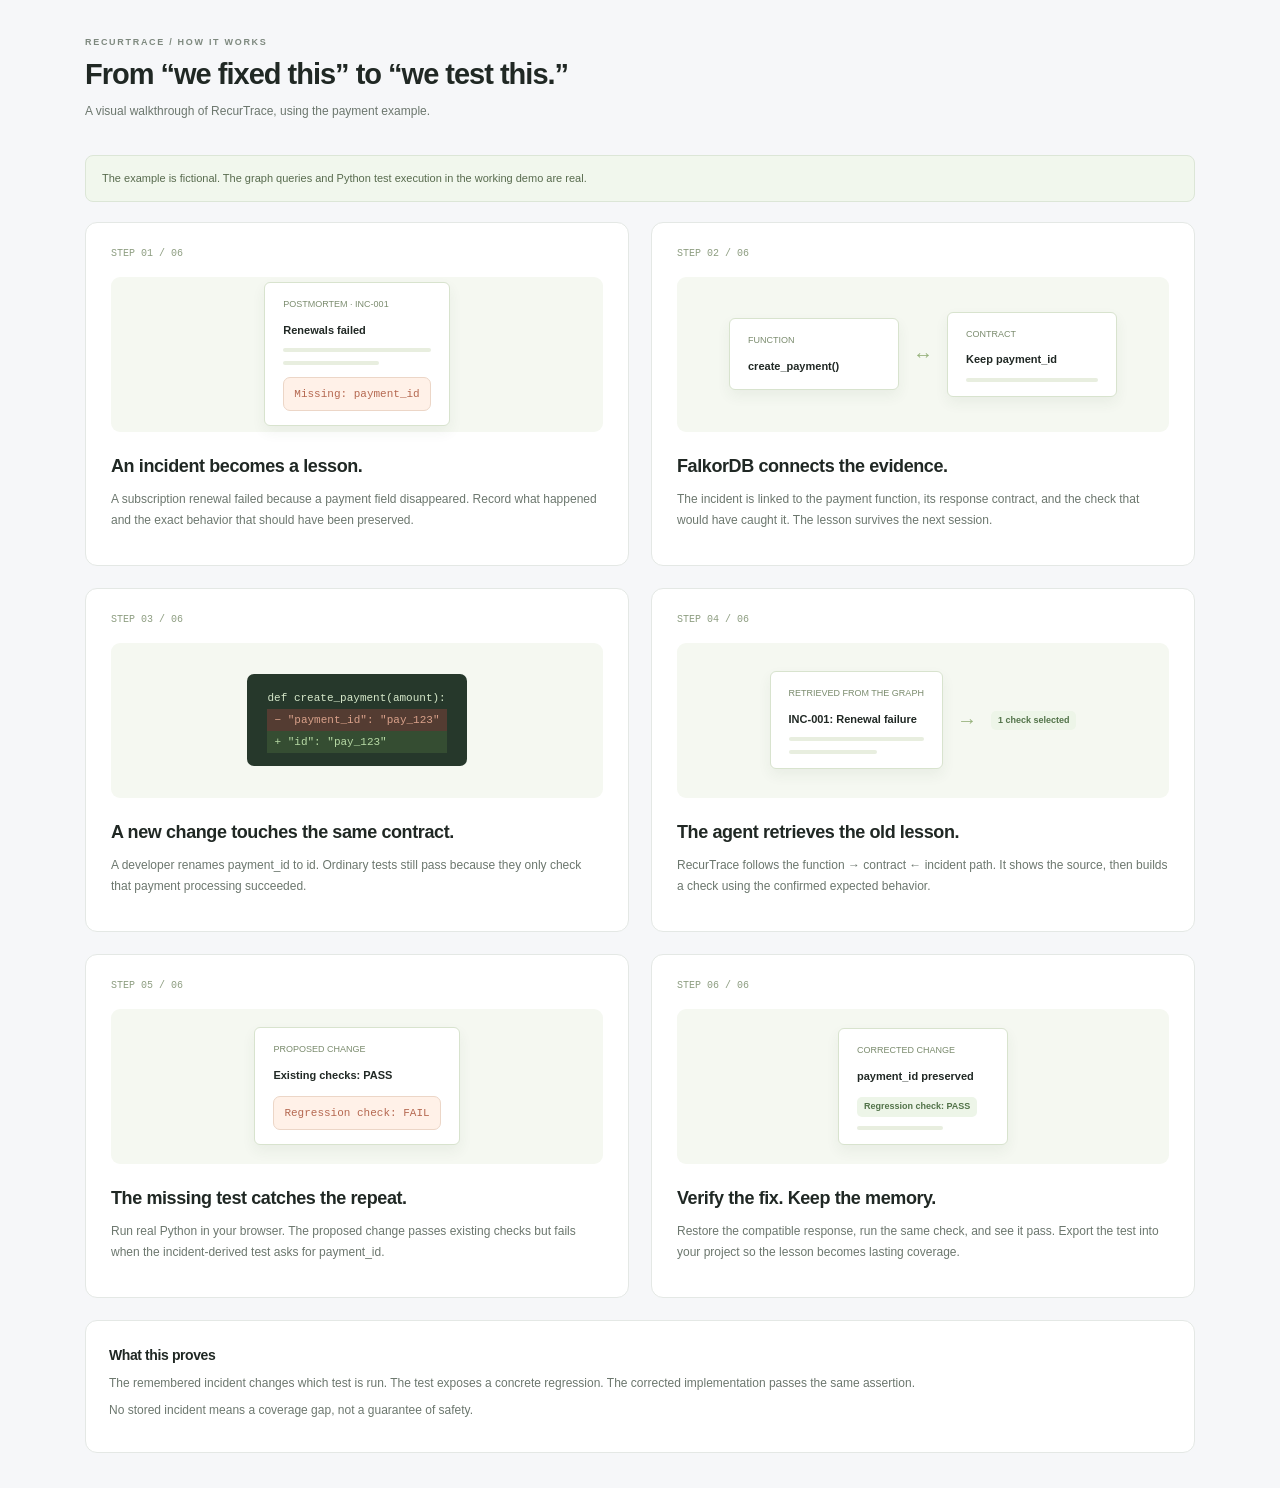
<file: docs/VISUAL-DEMO.html>
<!doctype html><html lang="en"><head><meta charset="utf-8"><meta name="viewport" content="width=device-width,initial-scale=1"><title>RecurTrace — Visual walkthrough</title><style>
.art-code{max-width:100%;overflow:auto}.trace-step{overflow-wrap:anywhere}.path-chip{overflow-wrap:anywhere}.tour-card{min-width:0}.tour-nav{flex-wrap:wrap}
@media(max-width:560px){.tour-art{flex-wrap:wrap!important;height:auto!important;min-height:160px}.art-code{font-size:9px!important}}
:root{--bg:#f6f7f9;--surface:#fff;--ink:#202824;--muted:#77817b;--line:#e4e8e5;--green:#327650;--green-soft:#eef6ec;--lime:#c7f29d;--dark:#1e3028;--red:#b94238;--red-soft:#fff1ee;--radius:12px;--mono:'Consolas','Courier New',monospace;font-family:'Recur Sans','Segoe UI',sans-serif;color:var(--ink);background:var(--bg);font-size:14px;line-height:1.6}
*{box-sizing:border-box}body{margin:0}a{color:inherit;text-decoration:none}button,input,textarea,select{font:inherit}button,a,input,textarea,select{outline-offset:4px}button{cursor:pointer}button:disabled{cursor:wait;opacity:.6}button:focus-visible,a:focus-visible{outline:2px solid var(--green)}.sidebar{width:244px;height:100dvh;position:fixed;background:#fff;border-right:1px solid var(--line);padding:31px 20px 20px;display:flex;flex-direction:column;z-index:10}.brand{display:flex;align-items:center;gap:10px;font-size:23px;font-weight:750;letter-spacing:-1px;padding:0 9px}.brand span{font-weight:450;margin-left:-10px}.workspace{display:flex;align-items:center;gap:10px;margin:33px 0 29px;padding:12px 10px;border:1px solid var(--line);border-radius:9px;font-size:12px;font-weight:600}.workspace small,.profile small{display:block;color:var(--muted);font-size:10px;font-weight:400}.workspace-icon{height:29px;width:29px;border-radius:7px;background:#edf1ed;display:grid;place-items:center}.subtle{margin-left:auto;color:var(--muted)}.nav-label{font-size:9px;letter-spacing:1.6px;font-weight:700;color:#929b95;margin:0 12px 10px}nav{display:grid;gap:5px}nav a{padding:10px 12px;display:flex;align-items:center;gap:11px;border-radius:7px;color:#626d66;font-size:12px;font-weight:500}nav a:hover{background:#f6f8f5}nav a.active{color:#245737;background:#ecf4e8;font-weight:650}.nav-icon{width:17px;font-size:18px;line-height:1;text-align:center}.nav-pill{font-size:8px;border:1px solid #d9e4d5;border-radius:4px;letter-spacing:.5px;padding:0 4px;margin-left:auto;color:#66845c}.count{font-size:10px;background:#e5ecdf;padding:0 6px;border-radius:4px;margin-left:auto}.learn-label{margin-top:36px}.sidebar-bottom{margin-top:auto;padding:20px 9px 0}.graph-status{font-size:11px;display:flex;align-items:center;gap:7px}.status-dot{width:6px;height:6px;background:#b9bdba;border-radius:50%;display:inline-block}.status-dot.online{background:#62a566;box-shadow:0 0 0 3px #edf6e8}.status-dot.offline{background:var(--red)}.sidebar-bottom>small{font-size:10px;color:var(--muted);padding-left:13px}.profile{display:flex;align-items:center;gap:10px;margin-top:20px;border-top:1px solid var(--line);padding-top:20px;font-size:11px}.avatar{width:31px;height:31px;display:grid;place-items:center;background:#f0f1f0;color:#68756a;border-radius:50%;font-size:10px}.shell{margin-left:244px}.topbar{height:73px;border-bottom:1px solid var(--line);display:flex;align-items:center;justify-content:space-between;padding:0 43px;background:#fff;font-size:11px}.crumb{color:#8b938e}.slash{padding:0 15px;color:#c7ccc8}.topbar-right{display:flex;gap:22px;align-items:center}.topbar-right a{color:#5b675f}.mode-badge{border:1px solid var(--line);border-radius:5px;padding:3px 7px;font-size:8px;letter-spacing:1px;color:#6d786f}.skip{position:fixed;top:-50px;left:260px;z-index:100;background:#fff;padding:10px}.skip:focus{top:5px}main{max-width:1480px;margin:auto;padding:38px 43px 50px;min-height:calc(100dvh - 124px)}.page-heading{display:flex;justify-content:space-between;gap:20px;align-items:center;margin-bottom:26px}.eyebrow{font-size:9px;color:#7e897f;font-weight:650;letter-spacing:1.7px;text-transform:uppercase;margin-bottom:7px}h1{font-size:29px;letter-spacing:-1px;margin:0 0 5px;line-height:1.3;font-weight:650}h2{font-size:17px;letter-spacing:-.4px;margin:0;font-weight:600}h3{font-size:14px;margin:0;font-weight:600}p{margin:8px 0;color:#6c776e;font-size:12px}button,.button{border:1px solid #dce3dd;border-radius:7px;padding:9px 15px;background:#fff;display:inline-flex;align-items:center;justify-content:center;gap:9px;font-size:11px;font-weight:600;line-height:1.5;transition:background .15s,transform .15s}.button:hover,button:hover{background:#f0f4ef}button.primary,.button.primary{background:var(--dark);border-color:var(--dark);color:#fff}button.primary:hover,.button.primary:hover{background:#32543e}.lime-button{background:var(--lime)!important;color:#263c28!important;border-color:var(--lime)!important}.text-button{border:0;background:transparent;color:var(--green);padding:4px 0;font-size:11px}.button-row{display:flex;gap:10px;align-items:center;flex-wrap:wrap}.hero{display:grid;grid-template-columns:1fr 1fr;gap:20px;background:var(--dark);border-radius:var(--radius);padding:32px 34px;color:#fff;min-height:252px;overflow:hidden}.hero .eyebrow{color:#acc5af}.hero h2{font-size:31px;line-height:1.2;font-weight:500;letter-spacing:-1px;max-width:370px;margin:11px 0}.hero h2 span{color:var(--lime)}.hero p{color:#b8c9bf;max-width:360px;font-size:11px;line-height:1.8;margin:12px 0 20px}.hero-graphic{display:flex;flex-direction:column;justify-content:center;padding-left:10px;position:relative}.mini-track{display:flex;align-items:center;justify-content:space-between;gap:8px}.mini-node{background:#2b4135;border:1px solid #4b5d4e;padding:14px 13px;border-radius:9px;min-width:100px;text-align:center}.mini-node small{display:block;font:8px var(--mono);letter-spacing:1px;color:#a0b4a3;margin-bottom:8px}.mini-node strong{font-size:11px;font-weight:500}.mini-node:last-child{border-color:#a8d482;background:#354d36}.mini-node:last-child strong{color:var(--lime)}.mini-arrow{color:#96b27c;font-size:20px}.graphic-caption{margin:24px auto 0;border:1px solid #405746;padding:6px 13px;border-radius:20px;color:#bdd7ae;font-size:9px}.stats{display:grid;grid-template-columns:repeat(3,1fr);border:1px solid var(--line);border-radius:var(--radius);background:#fff;margin-top:22px}.stat{padding:20px 24px;position:relative}.stat+.stat{border-left:1px solid var(--line)}.stat-label{color:#7d887f;font-size:10px;margin-bottom:6px}.stat strong{font-size:27px;font-weight:550;letter-spacing:-1px}.stat small{margin-left:10px;font-size:9px;color:#8a958d}.section-heading{display:flex;justify-content:space-between;align-items:center;margin:29px 0 15px;gap:12px}.section-heading p{font-size:10px;margin:3px 0 0}.scenario-grid{display:grid;grid-template-columns:repeat(3,1fr);gap:15px}.scenario-card{border:1px solid var(--line);border-radius:var(--radius);padding:20px;background:#fff;display:flex;flex-direction:column;transition:border-color .2s,transform .2s}.scenario-card:hover{border-color:#a6c39b;transform:translateY(-2px)}.scenario-number{display:flex;justify-content:space-between;align-items:center;margin-bottom:18px;color:#82917e;font:10px var(--mono)}.scenario-symbol{width:34px;height:34px;border-radius:9px;background:#f0f5ed;display:grid;place-items:center;color:#5c7655;font-size:18px}.scenario-card h3{font-size:13px;letter-spacing:-.2px}.scenario-card p{font-size:10px;min-height:32px;line-height:1.7}.scenario-footer{margin-top:17px;border-top:1px solid #edf0ed;padding-top:12px;display:flex;justify-content:space-between;align-items:center;font-size:9px;color:#83907f}.scenario-footer button{padding:0;background:none;border:0;color:#3e6845;font-size:10px}.lower-grid{display:grid;grid-template-columns:1.45fr 1fr;gap:20px;margin-top:27px}.panel{background:#fff;border:1px solid var(--line);border-radius:var(--radius);padding:23px}.panel h2{font-size:14px}.panel-heading{display:flex;justify-content:space-between;align-items:center;margin-bottom:17px}.badge{display:inline-flex;align-items:center;gap:5px;font-size:9px;font-weight:550;padding:3px 7px;border-radius:5px;background:#edf5e8;color:#527349;line-height:1.5}.badge.red{color:#a4473e;background:#fff0ec}.badge.neutral{background:#f0f2f0;color:#738075}.badge.amber{background:#fff5df;color:#987125}.incident-row{display:flex;align-items:flex-start;gap:12px;padding:13px 0;border-bottom:1px solid #edf0ed}.incident-row:last-child{border-bottom:0;padding-bottom:0}.incident-dot{margin-top:7px;width:6px;height:6px;background:#bb8468;border-radius:50%;flex-shrink:0}.incident-row strong{font-size:11px;font-weight:550;display:block}.incident-row small{font-size:9px;color:#91998f}.incident-row .badge{margin-left:auto;white-space:nowrap}.step-list{margin-top:17px;display:grid;gap:17px}.small-step{display:flex;gap:12px;align-items:flex-start}.small-step>span{width:23px;height:23px;border-radius:50%;background:#f0f5eb;display:grid;place-items:center;color:#6d8b61;font-size:10px;flex-shrink:0}.small-step strong{font-size:11px;font-weight:550}.small-step p{font-size:10px;margin:1px 0}.muted{color:var(--muted)}footer{display:flex;justify-content:space-between;font-size:9px;color:#8a958b;border-top:1px solid var(--line);padding:17px 43px}.empty-state{padding:40px;text-align:center;border:1px dashed #d8e2d5;border-radius:10px;background:#fcfdfb}.empty-state p{max-width:430px;margin:8px auto 18px}.notice{padding:13px 16px;border:1px solid #dce6d7;border-radius:8px;background:#f1f7ed;color:#586b4e;font-size:11px;line-height:1.7;margin-bottom:20px}.notice.error{background:#fff2ef;border-color:#f0d2cc;color:#a2483e}.notice.warning{background:#fff8e9;border-color:#eadfbe;color:#8d753e}.loading-panel{padding:60px;text-align:center;color:var(--muted)}.editor-layout{display:grid;grid-template-columns:1fr 1fr;gap:20px;margin:18px 0}.editor-panel{border:1px solid #dfe5df;border-radius:10px;overflow:hidden;background:white}.editor-toolbar{padding:11px 16px;border-bottom:1px solid var(--line);display:flex;justify-content:space-between;align-items:center;font-size:10px;color:#73806f}.editor-toolbar strong{font-weight:500;color:#44513f}.code-editor{display:block;width:100%;min-height:245px;resize:vertical;border:0;padding:20px;background:#fcfdfb;font:12px/1.9 var(--mono);color:#354836;tab-size:4}.code-editor:focus{outline:2px solid #b0cba2;outline-offset:-2px}.fields-row{display:grid;grid-template-columns:2fr 1fr;gap:18px}.field{display:flex;flex-direction:column;gap:6px;margin-bottom:15px}.field label,.field>span{font-size:10px;font-weight:600;color:#64715f}.field input,.field textarea,.field select,select.control{background:#fff;border:1px solid #dce3d9;border-radius:6px;padding:10px 12px;color:#3f4c3b;font-size:12px;width:100%}.field textarea{min-height:90px;resize:vertical}.form-help{font-size:10px;color:#83907d;margin:0}.analysis-top{display:flex;justify-content:space-between;gap:15px;align-items:center;margin:22px 0 14px}.progress-line{font-size:11px;color:var(--green)}.result-banner{background:#f1f7ec;border:1px solid #dce9d3;padding:22px;border-radius:10px;margin-bottom:19px}.result-banner h2{color:#3e6531;font-size:19px}.result-banner p{color:#6a7e5e;font-size:11px;max-width:750px}.evidence-grid{display:grid;grid-template-columns:1fr 1fr;gap:20px}.evidence-source{font-size:9px;color:#86917e;margin-top:12px}.path-flow{display:flex;gap:7px;align-items:center;margin:20px 0;flex-wrap:wrap}.path-chip{background:#f0f5eb;border:1px solid #dae5d3;padding:7px 10px;border-radius:6px;font-size:10px;color:#557048;max-width:240px}.path-chip.incident{background:#fff3ed;border-color:#f0dccf;color:#956341}.path-arrow{color:#a0ad95}.contract{font-size:12px;padding:13px 15px;border-left:3px solid #a5c88d;background:#f8fbf5;color:#4a6340}.code-block{font:11px/1.8 var(--mono);color:#c9d7bf;background:#223028;padding:19px;border-radius:8px;overflow:auto;max-height:340px;white-space:pre}.trace{margin-top:14px}.trace summary{font-size:11px;cursor:pointer;color:#6e7d64}.trace-step{display:flex;gap:12px;border-left:1px solid #d9e3d1;padding:9px 16px;margin-left:5px;font-size:10px}.trace-step code{color:#557248;font-size:10px}.test-table{width:100%;border-collapse:collapse;margin-top:15px;font-size:11px}.test-table th{text-align:left;color:#85917b;font-weight:500;font-size:9px;padding:12px 15px;border-bottom:1px solid var(--line)}.test-table td{padding:13px 15px;border-bottom:1px solid #edf0e9;vertical-align:top}.test-table small{display:block;color:#8a9580;font-size:9px}.test-detail{font:10px/1.7 var(--mono);color:#a3604f;overflow-wrap:anywhere;max-width:400px}.run-summary{display:grid;grid-template-columns:repeat(3,1fr);gap:12px;margin:20px 0}.run-card{border:1px solid var(--line);border-radius:8px;padding:17px;background:white}.run-card h3{font-size:11px}.run-card .run-status{font-size:23px;font-weight:550;margin:6px 0;color:#3b7546}.run-card.failed .run-status{color:#b54d3f}.run-card p{font-size:10px}.run-card.failed{border-color:#eccfc6;background:#fffaf7}.memory-toolbar{display:flex;gap:10px;align-items:center}.search{border:1px solid #dde4d8;border-radius:7px;padding:9px 12px;min-width:230px;font-size:11px}.memory-card{padding:22px;border:1px solid var(--line);border-radius:10px;background:#fff;margin-bottom:14px}.memory-card-top{display:flex;align-items:center;justify-content:space-between;gap:15px}.memory-card p{max-width:850px}.memory-meta{display:flex;gap:12px;flex-wrap:wrap;font-size:10px;color:#7c8972;margin-top:14px}.memory-meta code{background:#f0f4ec;padding:2px 5px;border-radius:4px}.memory-actions{display:flex;gap:14px;margin-top:16px}.danger{color:#a65a48!important}.graph-canvas{background-color:#fcfdfb;background-image:radial-gradient(#dae1d6 .8px,transparent .8px);background-size:18px 18px;border:1px solid var(--line);border-radius:10px;overflow:auto;position:relative}.graph-canvas svg{width:100%;min-width:650px;display:block}.graph-legend{display:flex;gap:18px;flex-wrap:wrap;padding:14px 0;font-size:10px;color:#718067}.legend-dot{width:7px;height:7px;display:inline-block;border-radius:50%;margin-right:5px}.graph-node{cursor:pointer}.graph-node:focus{outline:none}.graph-node:focus rect{stroke:#3b7847;stroke-width:3}.graph-node:hover rect{stroke:#769c62;stroke-width:2}.graph-detail{min-height:80px;padding:18px;background:#fff;border:1px solid var(--line);border-radius:9px;margin-top:14px}.graph-detail h3{font-size:12px}.graph-detail p{font-size:11px}.tour-grid{display:grid;grid-template-columns:1fr 1fr;gap:22px}.tour-card{padding:25px;border:1px solid var(--line);border-radius:12px;background:#fff;position:relative}.tour-card .step-number{font:10px var(--mono);color:#8d9d80;margin-bottom:18px}.tour-card h2{font-size:18px;margin-top:20px}.tour-card p{font-size:12px;line-height:1.8}.tour-art{height:155px;display:flex;align-items:center;justify-content:center;background:#f5f8f1;border-radius:9px;padding:20px;gap:14px}.art-document{background:#fff;border:1px solid #d8e3ce;border-radius:6px;padding:14px 18px;box-shadow:0 6px 14px #334c3410;max-width:230px;min-width:170px}.art-document small{font-size:9px;color:#7a8b6d;display:block;margin-bottom:10px}.art-document strong{font-size:11px;display:block}.art-line{height:4px;background:#e8eedf;margin-top:9px;border-radius:3px}.art-line.short{width:65%}.art-error{font:11px var(--mono);color:#b56850;background:#fff1e8;border:1px solid #ecd6c7;padding:10px;border-radius:7px}.art-code{font:11px/2 var(--mono);background:#26382b;color:#d6e8ca;border-radius:7px;padding:13px 20px}.art-code del{display:block;color:#d9a18a;background:#543c32;text-decoration:none;padding:0 7px}.art-code ins{display:block;color:#b7d9a5;background:#354d32;text-decoration:none;padding:0 7px}.tour-nav{display:flex;gap:7px;align-items:center;margin:20px 0}.tour-nav button.active{background:#e5f1dc;border-color:#bad6a7}.tour-focus{border:2px solid #8bb56e;box-shadow:0 0 0 4px #e9f3df}.wide-panel{margin-top:22px}.settings-grid{display:grid;grid-template-columns:1fr 1fr;gap:20px}.settings-list{display:grid;gap:18px;margin-top:20px}.settings-row{display:flex;justify-content:space-between;gap:16px;padding-bottom:13px;border-bottom:1px solid var(--line);font-size:11px}.settings-row strong{font-weight:500}.setup-steps{padding-left:20px;color:#68795e;font-size:12px;line-height:1.9}.setup-steps li{margin-bottom:14px}.setup-steps a{text-decoration:underline;color:#356945}.history-row{display:flex;align-items:center;justify-content:space-between;padding:18px;border-bottom:1px solid var(--line);gap:15px}.history-row strong{font-size:12px}.history-row small{display:block;color:#85917b;font-size:10px}.history-row button{white-space:nowrap}dialog{border:1px solid #dbe4d3;border-radius:13px;padding:26px;width:min(680px,92vw);max-height:88dvh;color:var(--ink);box-shadow:0 20px 80px #172b292b}dialog::backdrop{background:#15241e66;backdrop-filter:blur(3px)}.dialog-heading{display:flex;justify-content:space-between;align-items:center;margin-bottom:18px}.dialog-heading button{padding:4px 10px;font-size:18px}.dialog-tabs{display:flex;gap:8px;margin:15px 0}.dialog-tabs button.active{background:#eaf4e2;border-color:#bdd6ac}.mono-input{font-family:var(--mono)!important;font-size:11px!important;min-height:130px!important}#toast{position:fixed;bottom:24px;left:calc(50% + 100px);transform:translateX(-50%);background:#243c2a;color:#eff7e8;border:1px solid #4a6941;box-shadow:0 5px 20px #20352522;border-radius:8px;padding:11px 18px;font-size:12px;z-index:100;display:none;max-width:650px}#toast.show{display:block}.runner-frame{position:absolute;width:1px;height:1px;border:0;clip-path:inset(100%);overflow:hidden}.filter-empty{padding:35px;text-align:center;color:var(--muted)}.two-col{display:grid;grid-template-columns:1fr 1fr;gap:15px}.file-input{font-size:11px;max-width:100%}.analysis-actions{position:sticky;bottom:12px;background:#ffffffed;backdrop-filter:blur(8px);border:1px solid var(--line);padding:13px 18px;border-radius:10px;display:flex;justify-content:space-between;align-items:center;gap:12px;z-index:3}.analysis-actions small{font-size:10px;color:#7b8b70}.busy-dot{display:inline-block;width:7px;height:7px;border-radius:50%;background:#71a752;animation:pulse 1s infinite;margin-right:8px}@keyframes pulse{50%{opacity:.3}}@media(prefers-reduced-motion:reduce){*{animation:none!important;transition:none!important;scroll-behavior:auto!important}}@media(min-width:1500px){main{padding-top:45px}.hero{min-height:270px}.hero h2{font-size:36px}.scenario-card{padding:25px}.hero p{font-size:12px}}@media(max-width:1150px){.sidebar{width:210px;padding-left:14px;padding-right:14px}.shell{margin-left:210px}.topbar{padding:0 26px}main{padding:28px 26px}.hero{padding:25px;grid-template-columns:1fr 1fr}.mini-node{min-width:70px;padding:12px 8px}.mini-node strong{font-size:9px}.hero h2{font-size:27px}.hero-graphic{padding:0}.scenario-grid{gap:10px}.scenario-card{padding:15px}.lower-grid{grid-template-columns:1fr 1fr}}@media(max-width:850px){.sidebar{width:74px;padding:24px 10px}.brand{font-size:0;padding:0;justify-content:center;gap:0}.brand span,.workspace,.nav-label,.sidebar-bottom,.nav-pill,.count{display:none}.brand img{width:35px;height:35px}.sidebar nav{margin-top:26px}.sidebar nav a{font-size:0;padding:13px;justify-content:center;gap:0}.nav-icon{font-size:21px}.shell{margin-left:74px}.hero{grid-template-columns:1fr}.hero-graphic{padding-top:15px}.mini-node{flex:1}.hero h2{max-width:none}.hero p{max-width:none}.lower-grid,.evidence-grid,.settings-grid{grid-template-columns:1fr}.page-heading{align-items:flex-start}.scenario-card p{min-height:50px}.editor-layout{grid-template-columns:1fr}.tour-grid{grid-template-columns:1fr}.topbar{padding:0 20px}main{padding:26px 20px}.run-summary{grid-template-columns:1fr 1fr 1fr}.run-card{padding:12px}.run-card h3{font-size:10px}#toast{left:55%;max-width:80vw}.analysis-actions{position:static}}@media(max-width:560px){h1{font-size:24px}.topbar{height:60px;font-size:10px}.topbar-right{gap:8px}.mode-badge{display:none}.page-heading{flex-direction:column;gap:12px}.scenario-grid{grid-template-columns:1fr}.scenario-card p{min-height:0}.hero{padding:22px}.hero h2{font-size:27px}.stats{grid-template-columns:1fr}.stat{padding:13px 18px}.stat+.stat{border-left:0;border-top:1px solid var(--line)}.stat-label{display:inline-block;width:47%;margin:0}.stat strong{font-size:23px}.stat small{font-size:8px}.fields-row,.two-col{grid-template-columns:1fr}.memory-toolbar{flex-wrap:wrap}.search{min-width:0;width:100%}.run-summary{grid-template-columns:1fr}.test-table{font-size:10px}.test-table th,.test-table td{padding:10px 7px}.analysis-actions{align-items:flex-start;flex-direction:column}.tour-art{padding:10px;gap:5px}.art-document{min-width:125px;padding:12px}.tour-card{padding:18px}.mini-node{min-width:0}.mini-node small{font-size:7px}.mini-node strong{font-size:9px}.mini-arrow{font-size:13px}footer{padding:15px 20px;font-size:8px}footer>span:last-child{display:none}.topbar-right a{font-size:9px}.history-row{align-items:flex-start;flex-direction:column}.editor-toolbar{gap:10px}.sidebar nav a{padding:13px 9px}}
main{max-width:1180px;margin:auto;padding:35px}.tour-focus{border:1px solid var(--line);box-shadow:none}@media print{.tour-card{break-inside:avoid}main{padding:0}}</style></head><body><main><div class="page-heading"><div><div class="eyebrow">RECURTRACE / How it works</div><h1>From “we fixed this” to “we test this.”</h1><p>A visual walkthrough of RecurTrace, using the payment example.</p></div></div><div class="notice">The example is fictional. The graph queries and Python test execution in the working demo are real.</div><div class="tour-grid"><section id="tour-0" class="tour-card tour-focus"><div class="step-number">STEP 01 / 06</div><div class="tour-art"><div class="art-document"><small>POSTMORTEM · INC-001</small><strong>Renewals failed</strong><div class="art-line"></div><div class="art-line short"></div><div class="art-error" style="margin-top:12px">Missing: payment_id</div></div></div><h2>An incident becomes a lesson.</h2><p>A subscription renewal failed because a payment field disappeared. Record what happened and the exact behavior that should have been preserved.</p></section><section id="tour-1" class="tour-card "><div class="step-number">STEP 02 / 06</div><div class="tour-art"><div class="art-document"><small>FUNCTION</small><strong>create_payment()</strong></div><span class="mini-arrow">↔</span><div class="art-document"><small>CONTRACT</small><strong>Keep payment_id</strong><div class="art-line"></div></div></div><h2>FalkorDB connects the evidence.</h2><p>The incident is linked to the payment function, its response contract, and the check that would have caught it. The lesson survives the next session.</p></section><section id="tour-2" class="tour-card "><div class="step-number">STEP 03 / 06</div><div class="tour-art"><div class="art-code">def create_payment(amount):<del>− "payment_id": "pay_123"</del><ins>+ "id": "pay_123"</ins></div></div><h2>A new change touches the same contract.</h2><p>A developer renames payment_id to id. Ordinary tests still pass because they only check that payment processing succeeded.</p></section><section id="tour-3" class="tour-card "><div class="step-number">STEP 04 / 06</div><div class="tour-art"><div class="art-document"><small>RETRIEVED FROM THE GRAPH</small><strong>INC-001: Renewal failure</strong><div class="art-line"></div><div class="art-line short"></div></div><span class="mini-arrow">→</span><div class="badge">1 check selected</div></div><h2>The agent retrieves the old lesson.</h2><p>RecurTrace follows the function → contract ← incident path. It shows the source, then builds a check using the confirmed expected behavior.</p></section><section id="tour-4" class="tour-card "><div class="step-number">STEP 05 / 06</div><div class="tour-art"><div class="art-document"><small>PROPOSED CHANGE</small><strong>Existing checks: PASS</strong><div class="art-error" style="margin-top:12px">Regression check: FAIL</div></div></div><h2>The missing test catches the repeat.</h2><p>Run real Python in your browser. The proposed change passes existing checks but fails when the incident-derived test asks for payment_id.</p></section><section id="tour-5" class="tour-card "><div class="step-number">STEP 06 / 06</div><div class="tour-art"><div class="art-document"><small>CORRECTED CHANGE</small><strong>payment_id preserved</strong><div class="badge" style="margin-top:12px">Regression check: PASS</div><div class="art-line short"></div></div></div><h2>Verify the fix. Keep the memory.</h2><p>Restore the compatible response, run the same check, and see it pass. Export the test into your project so the lesson becomes lasting coverage.</p></section></div><section class="panel wide-panel"><h2>What this proves</h2><p>The remembered incident changes which test is run. The test exposes a concrete regression. The corrected implementation passes the same assertion.</p><p>No stored incident means a coverage gap, not a guarantee of safety.</p></section>
</main></body></html>
</file>
